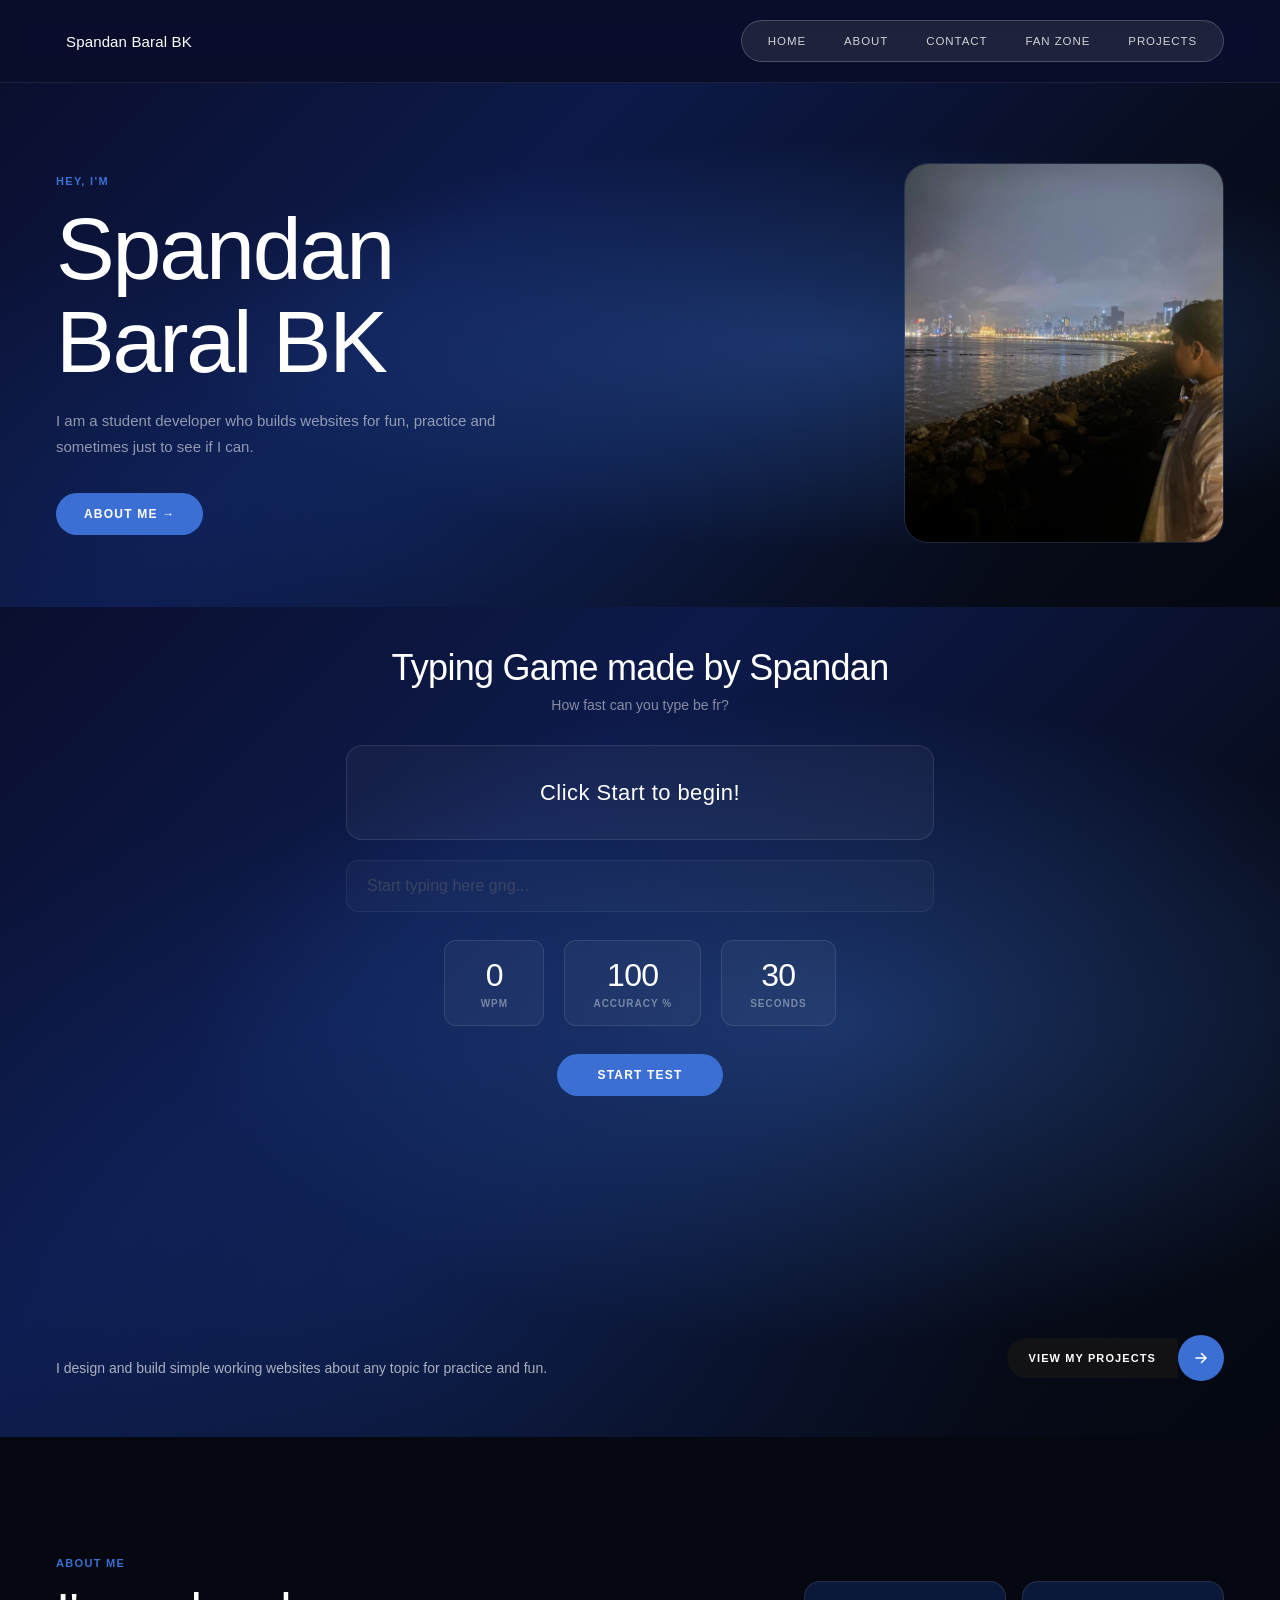
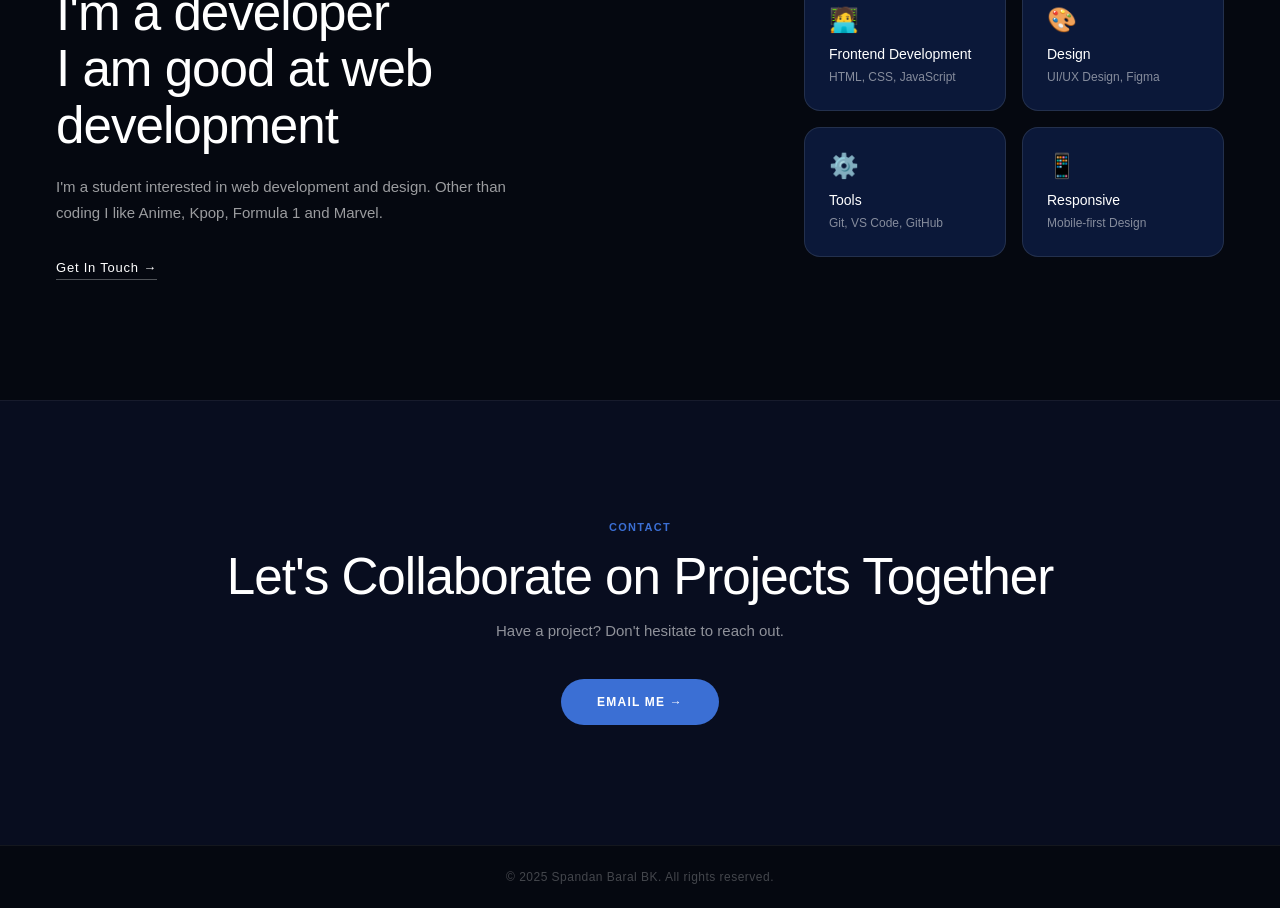
<file: Index.html>
<!DOCTYPE html>
<html>
  <head>
        <link rel="stylesheet" href="style.css">
    <script src="main.js" defer></script>
        <title>My portfolio</title>
    <link rel="icon" type="image/png" href="Sbbk.png">
  </head>
  <body>

        <nav class="jennie">
      <a href="#home" class="jisoo">
            <div class="rosé">
          <svg viewBox="0 0 16 16" fill="none">
                <path d="M8 2C8 2 4 5 4 9C4 11.2 5.8 13 8 13C10.2 13 12 11.2 12 9C12 5 8 2 8 2Z"
              stroke="white" stroke-width="1.3" fill="none"/>
            <circle cx="8" cy="9" r="1.5" fill="white" opacity="0.7"/>
          </svg>
        </div>
        Spandan Baral BK
      </a>
          <div class="lisa">
        <a href="#home">Home</a>
            <a href="#about">About</a>
        <a href="#contact" class="chiquita">Contact</a>
        <a href="fanpage.html" class="keonho">Fan Zone</a>
        <a href ="project.html" class="martin">Projects</a>
          </div>
    </nav>

    <div class="heroshot">
      <div class="heroshotleft">
            <span class="rora">Hey, I'm</span>
        <h1 class="heroname">Spandan<br>Baral BK</h1>
            <p class="herodesc">I am a student developer who builds websites for fun, practice and sometimes just to see if I can.</p>
        <a href="#about" class="heroctabtn">About Me →</a>
          </div>
      <div class="heroshotright">
            <img src="spandan.jpeg" class="myphoto" alt="Spandan">
      </div>
    </div>

    <div class="maindrip">

            <div class="typingfrfr">
        <h2 class="gameheading">Typing Game made by Spandan</h2>
            <p class="gamesub">How fast can you type be fr?</p>

        <div class="wordbox" id="wordbox">
                  Click Start to begin!
        </div>

            <input type="text" class="userinput" id="userinput"
          placeholder="Start typing here gng..."
                disabled>

        <div class="scorestuff">
                <div class="ahyeon">
            <span class="bignum" id="wpmcount">0</span>
                  <span class="smalltag">WPM</span>
          </div>
              <div class="ahyeon">
            <span class="bignum" id="accuracycount">100</span>
                <span class="smalltag">Accuracy %</span>
          </div>
            <div class="ahyeon">
            <span class="bignum" id="timercount">30</span>
              <span class="smalltag">Seconds</span>
          </div>
        </div>

            <button class="gobtn" id="gobtn">Start Test</button>
      </div>

          <div class="bottomstuff">
        <p class="subtext">
                I design and build simple working websites
          about any topic for practice and fun.
        </p>
            <a href="#projects" class="viewbtn">
          <span>View My Projects</span>
                <div class="arrowball">
            <svg viewBox="0 0 18 18" fill="none">
                    <path d="M4 9H14M14 9L9.5 4.5M14 9L9.5 13.5"
                stroke="white" stroke-width="1.6"
                        stroke-linecap="round" stroke-linejoin="round"/>
            </svg>
          </div>
        </a>
          </div>

    </div>

        <section class="whoami" id="about">
      <div class="rami">
            <span class="rora">About Me</span>
        <h2>I'm a developer<br>I am good at web development</h2>
            <p>I'm a student interested in web development and design. Other than coding I like Anime, Kpop, Formula 1 and Marvel.</p>
        <a href="#contact" class="hmu">Get In Touch →</a>
          </div>
      <div class="cardgrid">
            <div class="pharita">
          <span class="cardmoji">🧑‍💻</span>
                <h3>Frontend Development</h3>
          <p>HTML, CSS, JavaScript</p>
        </div>
            <div class="pharita">
          <span class="cardmoji">🎨</span>
              <h3>Design</h3>
          <p>UI/UX Design, Figma</p>
        </div>
            <div class="pharita">
          <span class="cardmoji">⚙️</span>
              <h3>Tools</h3>
          <p>Git, VS Code, GitHub</p>
            </div>
        <div class="pharita">
              <span class="cardmoji">📱</span>
          <h3>Responsive</h3>
              <p>Mobile-first Design</p>
        </div>
      </div>
    </section>

        <section class="hittmeup" id="contact">
      <span class="rora">Contact</span>
            <h2>Let's Collaborate on Projects Together</h2>
      <p>Have a project? Don't hesitate to reach out.</p>
            <a href="mailto:spandanbbk@gmail.com" class="mailbtn">Email Me →</a>
    </section>

    <footer>© 2025 Spandan Baral BK. All rights reserved.</footer>

    </body>
</html>
</file>
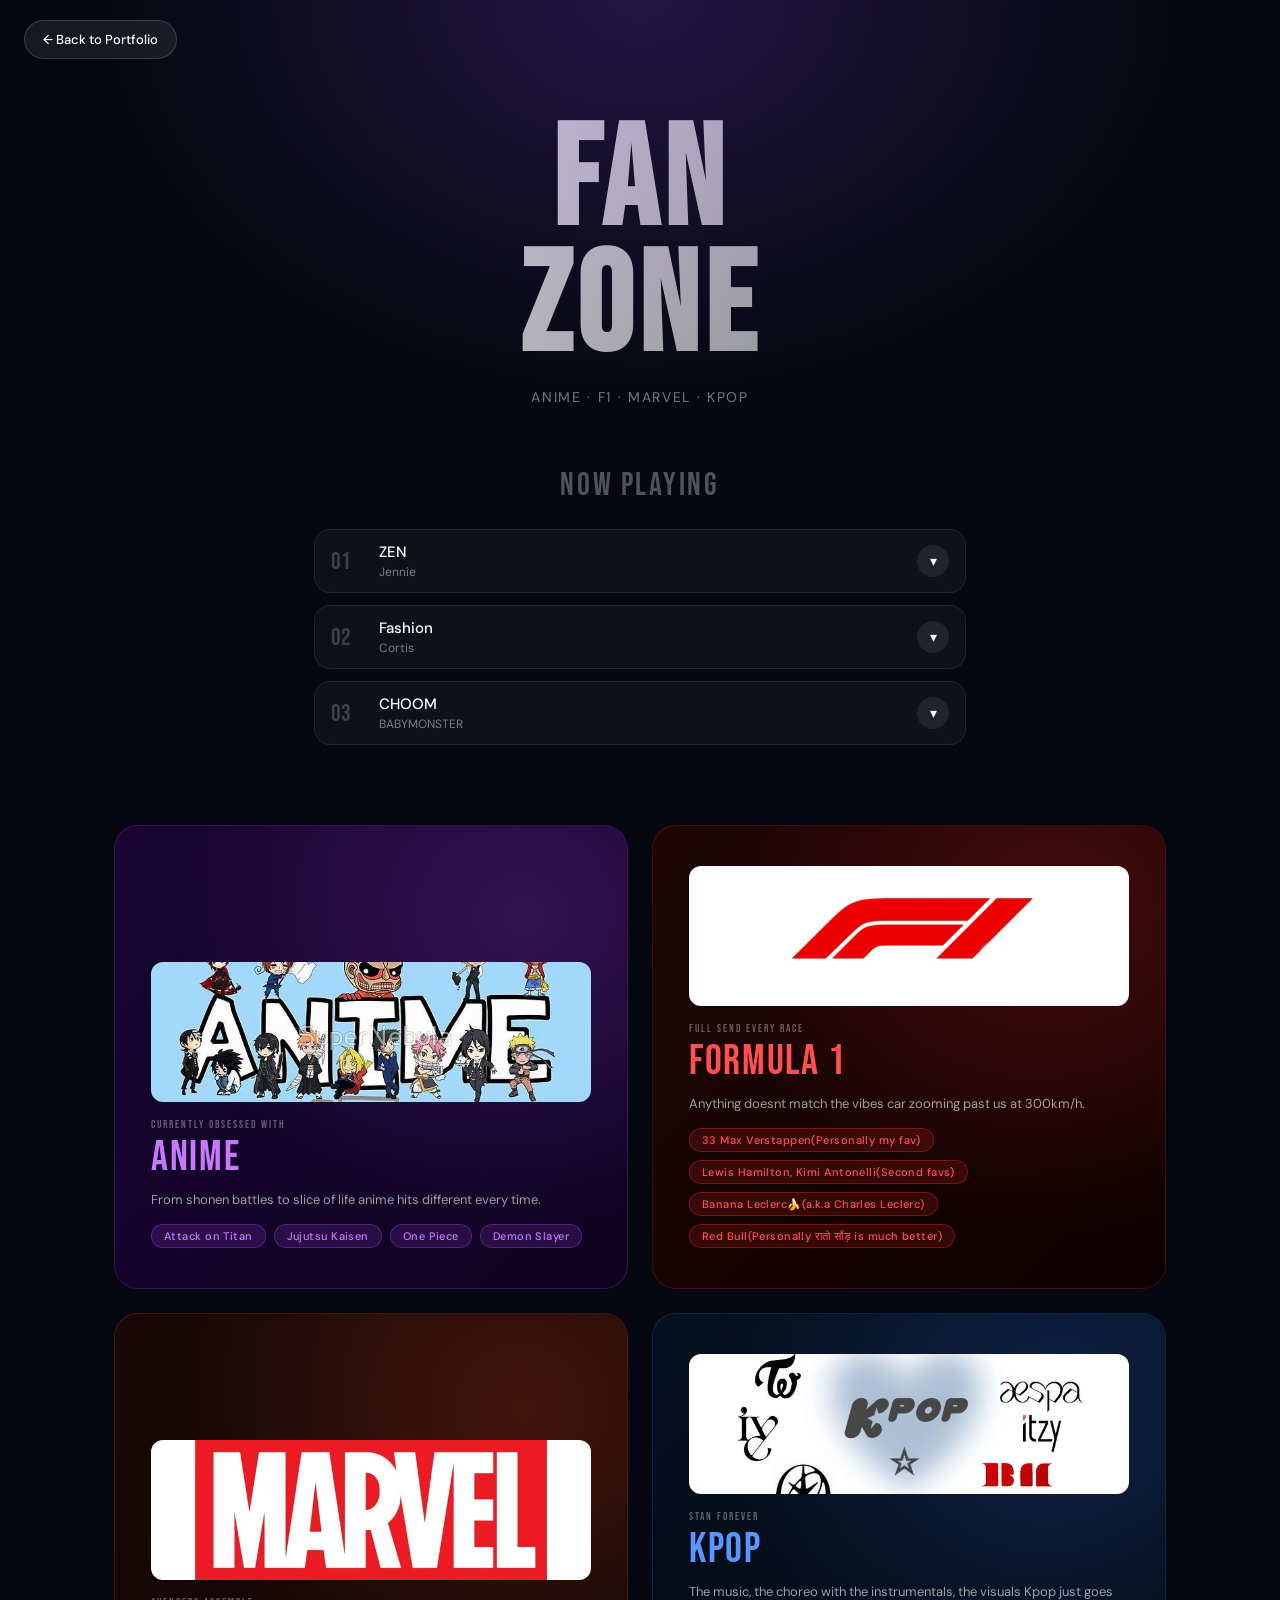
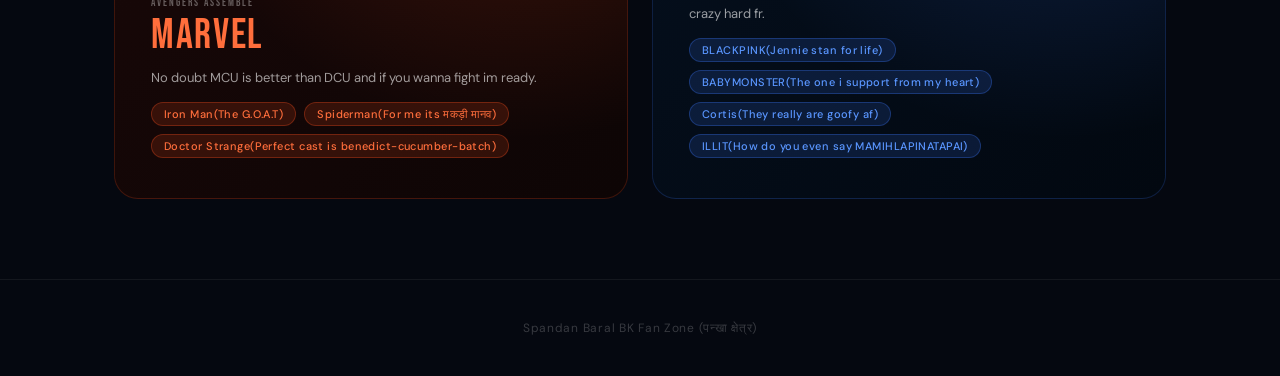
<file: fanpage.html>
<!DOCTYPE html>
<html>
    <head>
        <title> My Interests</title>
         <link rel="preconnect" href="https://fonts.googleapis.com">
    <link href="https://fonts.googleapis.com/css2?family=Bebas+Neue&family=DM+Sans:wght@300;400;500;600&display=swap" rel="stylesheet">
   
   <style>
    /* idk how to use external css in second html file so here we are with internal css */
   
    *,*::before,*::after{
box-sizing: border-box;
margin: 0;
padding: 0;
    }
    body{
        font-family: 'DM Sans',sans-serif;
        background: #050810;
        color: #fff;
        overflow-x: hidden;
    }
    .tonystark{
        position: fixed;
        top: 20px;
        left: 24px;
        z-index: 999;
        display: flex;
        align-items: center;
        gap: 8px;
        background:rgba(255,255,255,0.07);
        border:0.5px solid rgba(255,255,255,0.15);
        border-radius: 100px;
        padding: 10px 18px;
        color :#fff;
        text-decoration: none;
        font-size: 13px;
        font-weight: 500;
        transition: background 0.2s;
    }
    .tonystark:hover{
        background:rgba(255,255,255,0.15);
    }
    .nickfury{
        text-align: center;
        padding: 120px 24px 60px;
        position: relative;
    }
    .nickfury::before{
        content: '';
        position: absolute;
        inset: 0;
        background :radial-gradient(ellipse at 50% 0%,rgba(120,60,220,0.25) 0%,transparent 60%);
        pointer-events: none;
    }
    .thor{
        font-family: 'Bebas Neue',sans-serif;
        font-size: clamp(60px,12vw,140px);
        letter-spacing: 0.04em;
        line-height: 0.9;
        background: linear-gradient(135deg,#fff 0%,rgba(255,255,255,0.4) 100%);
        -webkit-text-fill-color:transparent;
        -webkit-background-clip: text;
        background-clip :text;
    }
    .loki{
        font-size:14px;
        color :rgba(255,255,255,0.45);
        letter-spacing:0.12em;
        text-transform :uppercase;
        margin-top:16px;
    }
    .wanda{
        max-width: 700px;
        margin: 0 auto;
        padding:0 24px 80px;
    }
    .vision{
        font-family: 'Bebas Neue',sans-serif;
        font-size: 32px;
        letter-spacing: 0.08em;
        color:rgba(255,255,255,0.3);
        text-align: center;
        margin-bottom: 24px;
    }
    .thanos{
        display: flex;
        flex-direction: column;
        gap: 12px;
    }
    .spiderman{
        background:rgba(255,255,255,0.04);
        border: 0.5px solid rgba(255,255,255,0.08);
        border-radius: 16px;
        overflow: hidden;
        transition: border-color 0.2s;
    }
    .spiderman:hover{
        border-color:rgba(255,255,255,0.2)
    }
    .blackwidow{
        display: flex;
        align-items: center;
        gap: 16px;
        padding: 12px 16px;
        cursor: pointer;
    }
    .hawkeye{
        font-family: 'Bebas Neue',sans-serif;
        font-size: 24px;
        color: rgba(255,255,255,0.2);
        min-width: 32px;
    }
    .hulk{
        flex:1;
    }
    .captainamerica{
        font-size: 15px;
        font-weight: 500;
        color: #fff;
    }
    .warmachine{
        font-size:12px;
        color :rgba(255,255,255,0.45);
        margin-top:2px;
    }
    .falcon{
        width:32px;
        height: 32px;
        background-color: rgba(255,255,255,0.08);
        border-radius: 50%;
        display: flex;
        align-items: center;
        justify-content: center;
        transition: background 0.2s, transform 0.3s;
        font-size: 14px;
    }
    .spiderman.open .falcon{
        transform: rotate(180deg);
        background: rgba(255,255,255,0.15);
    }
    .antman{
        max-height: 0;
        overflow: hidden;
        transition: max-height 0.4s ease;
    }
    .spiderman.open .antman{
        max-height: 200px;
    }
    .antman iframe{
        width: 100%;
        border: none;
        display: block;
    }
    .scarletwitch{
        max-width:1100px;
        margin:0 auto;
        padding:0 24px 80px;
        display: grid;
        grid-template-columns: 1fr 1fr;
        gap: 24px;
    }
    @media(max-width: 700px){
        .scarletwitch{
            grid-template-columns: 1fr;
        }
    }
    .doctorstrange{
        border-radius:24px;
        padding: 40px 36px;
        position: relative;
        overflow: hidden;
        min-height: 280px;
        display: flex;
        flex-direction: column;
        justify-content: flex-end;
    }
    .doctorstrange::before{
        content: '';
        position: absolute;
        inset: 0;
        opacity: 0.15;
        transition:opacity 0.3s;
    }
    .doctorstrange:hover::before{
        opacity: 0.25;
    }
    .animecard{
        background: linear-gradient(135deg,#1a0533 0%,#0d0220 100%);
        border: 0.5px solid rgba(180,80,255,0.2);
    }
    .animecard::before{
        background:radial-gradient(ellipse at 80% 20%,#b450ff 0%,transparent 60%);
        opacity: 0.2;
    }
    .f1card{
        background:linear-gradient(135deg,#1f0505 0%,#0d0000 100%);
        border: 0.5px solid rgba(255,50,50,0.2);
    }
    .f1card::before{
        background: radial-gradient(ellipse at 80% 20%,#ff3232 0%,transparent 60%);
        opacity: 0.2;
    }
    .marvelcard{
        background:linear-gradient(135deg,#1a0808 0%,#0d0505 100%);
        border: 0.5px solid rgba(255,80,30,0.2);
    }
    .marvelcard::before{
        background:radial-gradient(ellipse at 80% 20%,#ff501e 0%,transparent 60%);
        opacity: 0.2;
    }
    .kpopcard{
        background:linear-gradient(135deg,#05101f 0%,#020810 100%);
        border: 0.5px solid rgba(60,120,255,0.2);
    }
    .kpopcard::before{
        background:radial-gradient(ellipse at 80% 20%,#3c78ff 0%,transparent 60%);
        opacity: 0.2;
    }
    .blackpanther{
        width: 100%;
        height: 140px;
        object-fit: cover;
        border-radius: 12px;
        margin-bottom: 16px;
        position: relative;
        z-index: 1;
    }
    .shang{
        font-family: 'Bebas Neue',sans-serif;
        font-size: 11px;
        letter-spacing: 0.18em;
        text-transform: uppercase;
        color:rgba(255,255,255,0.35);
        margin-bottom: 6px;
        position: relative;
        z-index: 1;
    }
    .moonknight{
        font-family:'Bebas Neue',sans-serif;
        font-size :clamp(28px,4vw,42px);
        letter-spacing: 0.04em;
        line-height: 1;
        position: relative;
        z-index: 1;
    }
    .animecard .moonknight{ color:#c878ff; }
    .f1card .moonknight{ color:#ff5050; }
    .marvelcard .moonknight{ color:#ff6e3c; }
    .kpopcard .moonknight{ color:#5a96ff; }
    .pepper{
        font-size: 13px;
        color: rgba(255,255,255,0.6);
        line-height: 1.65;
        margin-top: 10px;
        position: relative;
        z-index: 1;
    }
    .yondu{
        margin-top: 14px;
        display: flex;
        flex-wrap: wrap;
        gap: 8px;
        position: relative;
        z-index: 1;
    }
    .groot{
        font-size: 11px;
        padding: 4px 12px;
        border-radius: 100px;
        font-weight: 500;
        letter-spacing: 0.04em;
    }
    .animecard .groot{ background:rgba(180,80,255,0.15); color:#c878ff; border:0.5px solid rgba(180,80,255,0.3); }
    .f1card .groot{ background:rgba(255,50,50,0.15); color:#ff5050; border:0.5px solid rgba(255,50,50,0.3); }
    .marvelcard .groot{ background:rgba(255,80,30,0.15); color:#ff6e3c; border:0.5px solid rgba(255,80,30,0.3); }
    .kpopcard .groot{ background:rgba(60,120,255,0.15); color:#5a96ff; border:0.5px solid rgba(60,120,255,0.3); }
    .rocket{
        text-align: center;
        padding: 40px 24px;
        font-size: 12px;
        color: rgba(255,255,255,0.2);
        letter-spacing: 0.06em;
        border-top: 0.5px solid rgba(255,255,255,0.06);
    }
    </style>
    </head>
    <body>
        <a href="index.html" class="tonystark">← Back to Portfolio</a>

    <div class="nickfury">
      <h1 class="thor">Fan<br>Zone</h1>
      <p class="loki">Anime · F1 · Marvel · Kpop</p>
    </div>

    <div class="wanda">
      <p class="vision">Now Playing</p>
      <div class="thanos">

        <div class="spiderman" id="song1">
          <div class="blackwidow" onclick="toggleSong('song1')">
            <span class="hawkeye">01</span>
            <div class="hulk">
              <div class="captainamerica">ZEN</div>
              <div class="warmachine">Jennie</div>
            </div>
            <div class="falcon">▾</div>
          </div>
          <div class="antman">
            <iframe src="https://open.spotify.com/embed/track/2chbuybiy6aDDBC985tJcP"
              height="80" allow="autoplay; clipboard-write; encrypted-media; fullscreen; picture-in-picture"
              loading="lazy"></iframe>
          </div>
        </div>

        <div class="spiderman" id="song2">
          <div class="blackwidow" onclick="toggleSong('song2')">
            <span class="hawkeye">02</span>
            <div class="hulk">
              <div class="captainamerica">Fashion</div>
              <div class="warmachine">Cortis</div>
            </div>
            <div class="falcon">▾</div>
          </div>
          <div class="antman">
            <iframe src="https://open.spotify.com/embed/track/4ecdsGz3Hg6TKPwQ0ZOdJz"
              height="80" allow="autoplay; clipboard-write; encrypted-media; fullscreen; picture-in-picture"
              loading="lazy"></iframe>
          </div>
        </div>

        <div class="spiderman" id="song3">
          <div class="blackwidow" onclick="toggleSong('song3')">
            <span class="hawkeye">03</span>
            <div class="hulk">
              <div class="captainamerica">CHOOM</div>
              <div class="warmachine">BABYMONSTER</div>
            </div>
            <div class="falcon">▾</div>
          </div>
          <div class="antman">
            <iframe src="https://open.spotify.com/embed/track/4cox7ONwuCwUvfZ9fsGDVu"
              height="80" allow="autoplay; clipboard-write; encrypted-media; fullscreen; picture-in-picture"
              loading="lazy"></iframe>
          </div>
        </div>

      </div>
    </div>

    <div class="scarletwitch">

      <div class="doctorstrange animecard">
        <img src="anime.jpg" class="blackpanther" alt="anime">
        <div class="shang">Currently Obsessed With</div>
        <div class="moonknight">Anime</div>
        <p class="pepper">From shonen battles to slice of life anime hits different every time.</p>
        <div class="yondu">
          <span class="groot">Attack on Titan</span>
          <span class="groot">Jujutsu Kaisen</span>
          <span class="groot">One Piece</span>
          <span class="groot">Demon Slayer</span>
        </div>
      </div>

      <div class="doctorstrange f1card">
        <img src="f1.jpg" class="blackpanther" alt="f1">
        <div class="shang">Full Send Every Race</div>
        <div class="moonknight">Formula 1</div>
        <p class="pepper">Anything doesnt match the vibes car zooming past us at 300km/h.</p>
        <div class="yondu">
          <span class="groot">33 Max Verstappen(Personally my fav)</span>
          <span class="groot">Lewis Hamilton, Kimi Antonelli(Second favs)</span>
          <span class="groot">Banana Leclerc🍌(a.k.a Charles Leclerc)</span>
          <span class="groot">Red Bull(Personally रातो साँड़ is much better)</span>
        </div>
      </div>

      <div class="doctorstrange marvelcard">
        <img src="marvel.jpg" class="blackpanther" alt="marvel">
        <div class="shang">Avengers Assemble</div>
        <div class="moonknight">Marvel</div>
        <p class="pepper">No doubt MCU is better than DCU and if you wanna fight im ready.</p>
        <div class="yondu">
          <span class="groot">Iron Man(The G.O.A.T)</span>
          <span class="groot">Spiderman(For me its मकड़ी मानव)</span>
          <span class="groot">Doctor Strange(Perfect cast is benedict-cucumber-batch)</span>
        </div>
      </div>

      <div class="doctorstrange kpopcard">
        <img src="kpop.jpg" class="blackpanther" alt="kpop">
        <div class="shang">Stan Forever</div>
        <div class="moonknight">Kpop</div>
        <p class="pepper">The music, the choreo with the instrumentals, the visuals Kpop just goes crazy hard fr.</p>
        <div class="yondu">
          <span class="groot">BLACKPINK(Jennie stan for life)</span>
          <span class="groot">BABYMONSTER(The one i support from my heart)</span>
          <span class="groot">Cortis(They really are goofy af)</span>
          <span class="groot">ILLIT(How do you even say MAMIHLAPINATAPAI)</span>
        </div>
      </div>

    </div>

    <div class="rocket">Spandan Baral BK  Fan Zone (पन्खा क्षेत्र)</div>

    <script>
      function toggleSong(id){
        const card = document.getElementById(id);
        card.classList.toggle('open');
      }
    </script>
    </body>
</html>
</file>
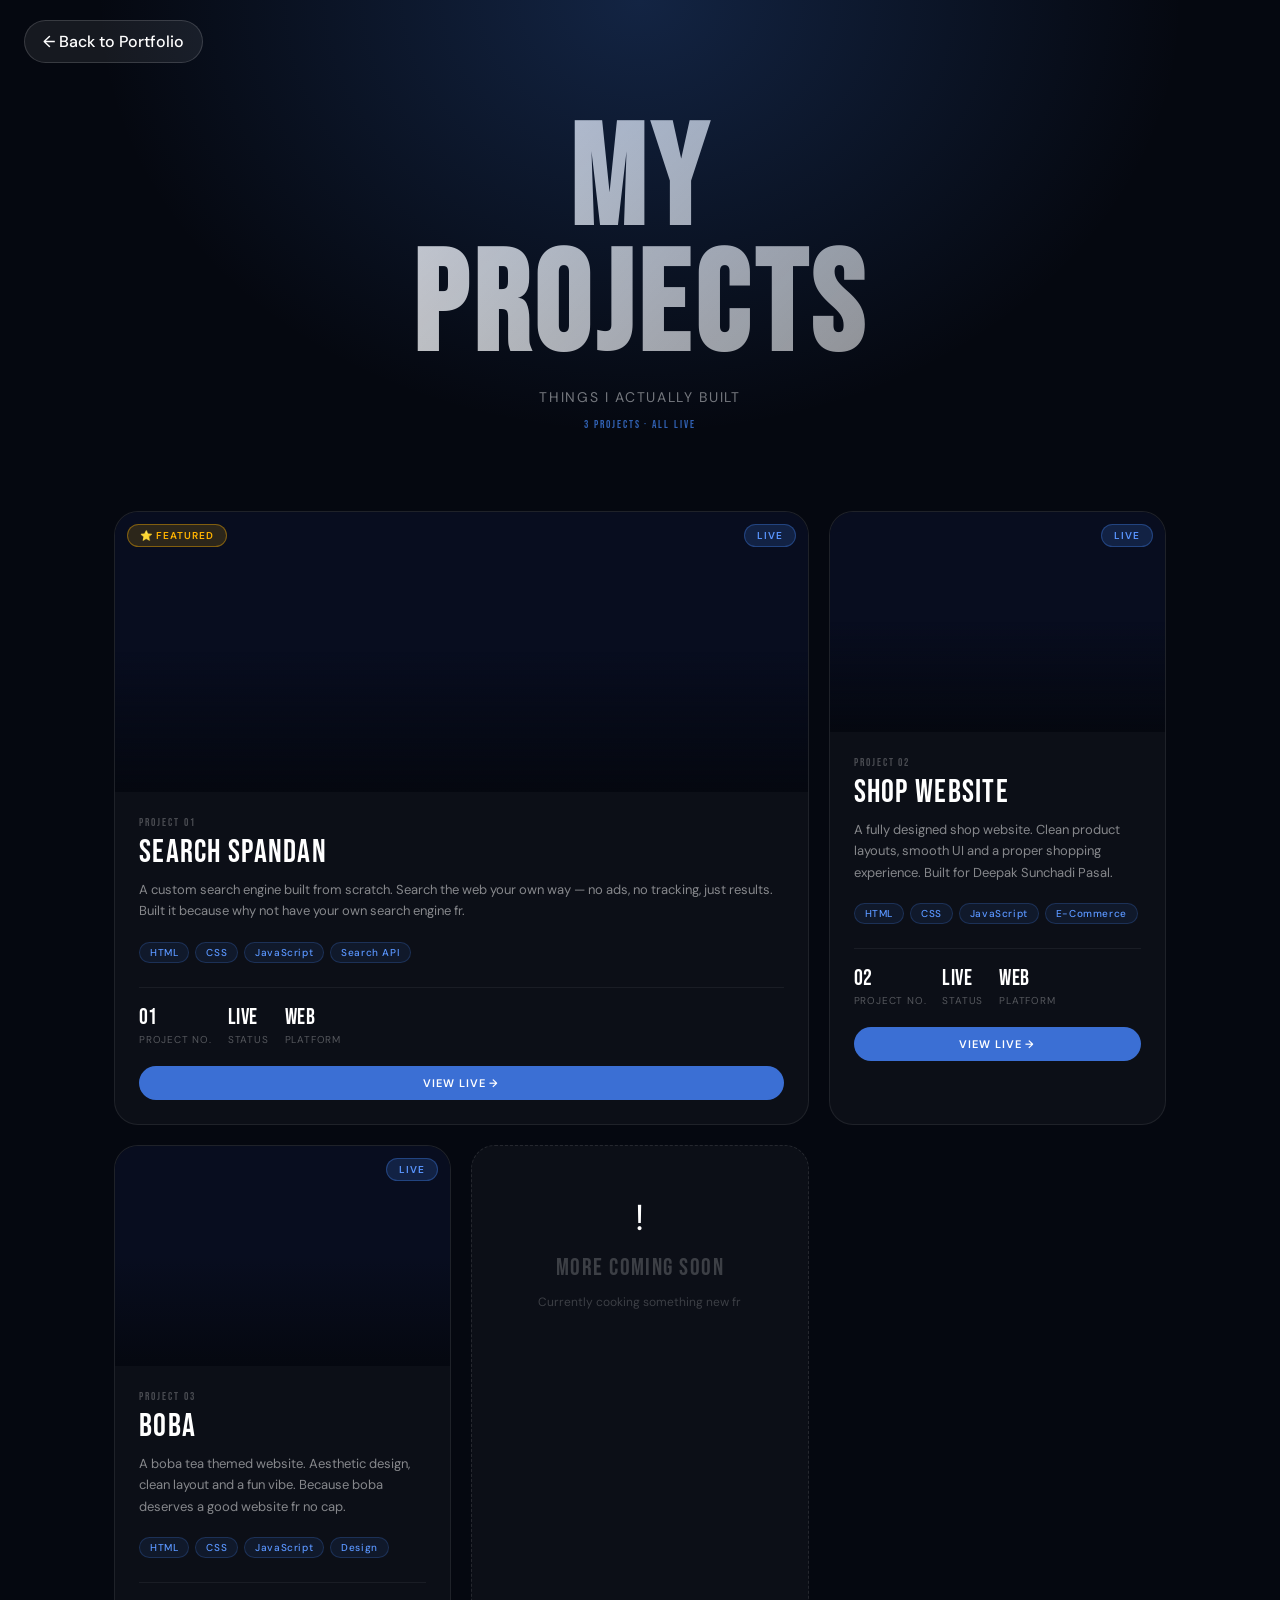
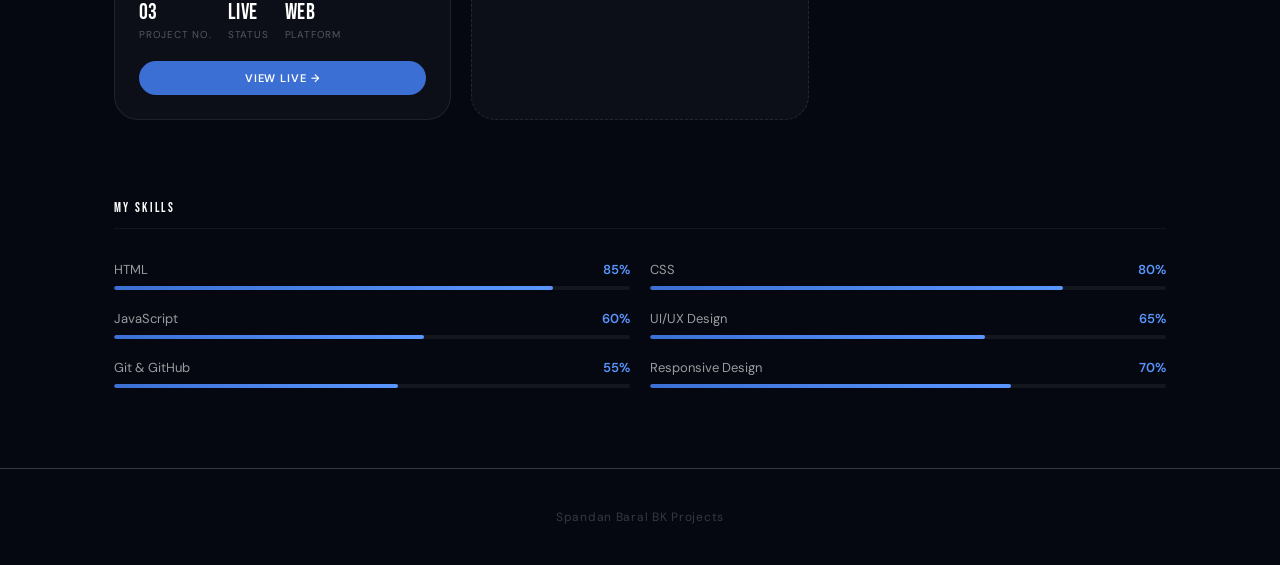
<file: project.html>
<!DOCTYPE html>
<html>
    <head>
    <title>Projects</title>
    <link rel="preconnect" href="https://fonts.googleapis.com">
    <link href="https://fonts.googleapis.com/css2?family=Bebas+Neue&family=DM+Sans:wght@300;400;500;600&display=swap" 
    rel="stylesheet">
    <link rel="icon" type="image/png" href="Sbbk.png">
    <style>
        *,*::before,*::after{
            box-sizing: border-box;
            margin: 0;
            padding: 0;
        }
        body{
            font-family: 'DM Sans',sans-serif;
             background: #050810;
             color: #fff;
             overflow-x: hidden;
        }
        .naruto{
            position: fixed;
            top: 20px;
            left: 24px;
            z-index: 999;
            display: flex;
            align-items: center;
            gap: 8px;
            background:rgba(255,255,255,0.07);
            border:0.5px solid rgba(255,255,255,0.15); 
            border-radius: 100px;
            padding: 10px 18px;
            color: #fff;
            text-decoration: none;
            font-weight: 500;
            transition: background 0.2s;
        }
        .naruto:hover{
            background: rgba(255,255,255,0.15);
        }
        .gojo{
            text-align: center;
            padding: 120px 24px 80px;
            position: relative;
        }
        .gojo::before{
            content: '';
            position: absolute;
            inset: 0;
            background:radial-gradient(ellipse at 50% 0%,rgba(60,120,220,0.25) 0%,transparent 60%); pointer-events:none;
        }
        .luffy{
            font-family:'Bebas Neue',sans-serif ;
            font-size: clamp(60px,12vw,140px);
            letter-spacing: 0.04em;
            line-height: 0.9;
            background:linear-gradient(135deg,#fff 0%,rgba(255,255,255,0.4) 100%); -webkit-text-fill-color:transparent; -webkit-background-clip:text; background-clip:text; 
        }
        .tanjiro{
            font-size: 14px;
            color:rgba(255,255,255,0.45) ;
            letter-spacing: 0.12em;
            text-transform: uppercase;
            margin-top: 16px;
        }
        .itachi{
            font-family: 'Bebas Neue',sans-serif;
            font-size: 11px;
            letter-spacing: 0.18em;
            text-transform: uppercase;
            color: rgba(60,120,220,0.8);
            margin-top: 12px;
            display: block;
        }
        .eren{
            max-width: 1100px;
            margin: 0 auto;
            padding: 0 24px 80px;
            display: grid;
            grid-template-columns: 1fr 1fr 1fr;
            gap:20px;
        }
  @media(max-width:900px){ .eren{ 
    grid-template-columns:1fr 1fr; } 
}
        @media(max-width:600px){ .eren{ 
            grid-template-columns:1fr; } 
        }
        .levi{
            background: rgba(255,255,255,0.03);
            border: 0.5px solid rgba(255,255,255,0.08);
            border-radius: 24px;
            overflow: hidden;
            transition: transform 0.3s ease, border-color 0.3s ease, background 0.3s ease;
            position: relative;
        }
        .levi:hover{ 
            transform:translateY(-6px);
            border-color:rgba(60,120,220,0.4);
            background:rgba(255,255,255,0.05); 
        }
        .mikasa{
            width: 100%;
            height: 220px;
            position: relative;
            overflow: hidden;
            background: #080d1f;
        }
        .mikasa iframe{
            width: 150%;
            height: 150%;
            border: none;
            transform:scale(0.67);/*Six,Seven!!*/
            transform-origin: top left;
            pointer-events:none;
        }
        .armin{ 
            position:absolute; 
            inset:0;
            background:linear-gradient(to bottom,transparent 50%,#050810 100%); 
            pointer-events:none; 
        }
        .historia{
            position: absolute;
            top:12px;
            right: 12px;
            background:rgba(60,120,220,0.2) ;
            border:0.5px solid rgba(60,120,220,0.4);
            border-radius: 100px;
            padding: 4px 12px;
            font-size:10px;
            font-weight: 600;
            letter-spacing: 0.1em;
            text-transform: uppercase;
            color:#5a96ff;
        }
        .reiner{
            padding:24px;
        }
        .bertholdt{
            font-family: 'Bebas Neue',sans-serif;
            font-size: 11px;
            letter-spacing: 0.18em;
            text-transform: uppercase;
            color: rgba(255,255,255,0.25);
            margin-bottom: 8px;
            display: block;
        }
        .annie{
            font-family: 'Bebas Neue',sans-serif;
            font-size: 32px;
            letter-spacing: 0.04em;
            color: #fff; 
            line-height:1;
            margin-bottom:10px;
        }
        .hange{
            font-size:13px;
            color:rgba(255,255,255,0.5); 
            line-height:1.65; 
            margin-bottom:20px;
        }
        .erwin{
            display: flex;
            flex-wrap:wrap;
            gap: 6px;
            margin-bottom: 24px;
        }
        .moblit{
            font-size: 10px;
            padding: 3px 10px;
            border-radius: 100px;
            font-weight: 500;
            letter-spacing: 0.06em;
            background:rgba(60,120,220,0.1);
            color: #5a96ff;
            border: 0.5px solid rgba(60,120,220,0.25);
        }
        .ymir{
            display: flex;
            gap:10px;
        }
        .sasha{
            display: flex;
            align-items: center;
            gap: 6px;
            background: #3b6fd4;
            color: #fff;
            text-decoration: none;
            font-size: 11px;
            font-weight:600;
            letter-spacing: 0.08em;
            text-transform: uppercase;
            padding: 10px 18px;
            border-radius: 100px;
            transition: background 0.2s;
            flex:1;
            justify-content: center;
        }
        .sasha:hover{ 
            background:#2d5ab8; 
        }
        .connie{
            display: flex;
            gap:16px;
            margin-bottom: 20px;
            padding-top: 16px;
            border-top: 0.5px solid rgba(255,255,255,0.06);
        }
        .jean{
            display: flex;
            flex-direction: column;
            gap: 2px;
        }
        .marco{
            font-family: 'Bebas Neue',sans-serif;
            font-size: 22px;
            color: #fff;
            letter-spacing: 0.02em;
        }
        .floch{
            font-size:10px;
            color:rgba(255,255,255,0.3);
            letter-spacing: 0.08em;
            text-transform: uppercase;
        }
        .zeke{
            grid-column: span 2;
        }
        @media(max-width:900px){
            .zeke{grid-column: span 1;}
        }
        .zeke .mikasa{ height:280px; }
        .pieck{
            position: absolute;
            top: 12px;
            left: 12px;
            background: rgba(255,180,0,0.15);
            border:0.5px solid rgba(255,180,0,0.4);
            border-radius: 100px;
            padding: 4px 12px;
            font-size: 10px;
            font-weight: 600;
            letter-spacing: 0.1em;
            text-transform: uppercase;
            color: #ffb400;
        }
        .porco{
            max-width:1100px;
            margin:0 auto;
            padding:0 24px 80px;
        }
        .falco{
            font-family:'Bebas Neue',sans-serif ;
            font-size: 13px;
            letter-spacing: 0.18em;
            margin-bottom: 32px;
            padding-bottom: 12px;
            border-bottom: 0.5px solid rgba(255,255,255,0.06);
        }
        .gabi{ 
            display:grid; 
            grid-template-columns:1fr 1fr;
            gap:20px;
        }
        @media(max-width:600px){
            .gabi{
                grid-template-columns: 1fr;
            }
        }
        .udo{
            display: flex;
            flex-direction: column;
            gap: 8px;
        }
        .zofia{
            display: flex;
            justify-content: space-between;
            font-size: 13px;
            color:rgba(255,255,255,0.6);
        }
        .colt{
            color:#5a96ff;
            font-weight: 600;
        }
        .magath{
            height: 4px;
            background: rgba(255,255,255,0.06);
            border-radius: 100px;
            overflow: hidden;
        }
        .yelena{
            height: 100%;
            background: linear-gradient(90deg,#3b6fd4,#5a96ff);
            border-radius: 100px;
            width: 0%;
            transition: width 1.2s ease;
        }
        .onyankopon{
            background:rgba(255,255,255,0.03);
            border:0.5px dashed rgba(255,255,255,0.1);
            border-radius: 24px;
            padding:48px 36px;
            text-align: center;
            display: flex;
            flex-direction: column;
            align-items: center;
            gap: 12px;
        }
        .dot{
            font-size: 36px;
        }
        .keith{
            font-family: 'Bebas Neue',sans-serif;
            font-size: 24px;
            letter-spacing: 0.06em;
            color: rgba(255,255,255,0.2);
        }
        .grisha{
            font-size: 12px;
            color: rgba(255,255,255,0.2);
        }
        .dina{
            text-align: center;
            padding: 40px 24px;
            font-size: 12px;
            color:rgba(255,255,255,0.2);
            letter-spacing: 0.06em;
            border-top: 0.5px solid rgba(255,255,255,0.2);
        }
    </style>
</head>
<body>

        <a href="index.html" class="naruto">← Back to Portfolio</a>

        <div class="gojo">
            <h1 class="luffy">My<br>Projects</h1>
            <p class="tanjiro">Things I actually built</p>
            <span class="itachi">3 Projects · All Live</span>
        </div>

        <div class="eren">

            <div class="levi zeke">
                <div class="mikasa">
                    <iframe src="https://searchspandan.netlify.app/" loading="lazy" scrolling="no"></iframe>
                    <div class="armin"></div>
                    <span class="pieck">⭐ Featured</span>
                    <span class="historia">Live</span>
                </div>
                <div class="reiner">
                    <span class="bertholdt">Project 01</span>
                    <div class="annie">Search Spandan</div>
                    <p class="hange">A custom search engine built from scratch. Search the web your own way — no ads, no tracking, just results. Built it because why not have your own search engine fr.</p>
                    <div class="erwin">
                        <span class="moblit">HTML</span>
                        <span class="moblit">CSS</span>
                        <span class="moblit">JavaScript</span>
                        <span class="moblit">Search API</span>
                    </div>
                    <div class="connie">
                        <div class="jean">
                            <span class="marco">01</span>
                            <span class="floch">Project No.</span>
                        </div>
                        <div class="jean">
                            <span class="marco">Live</span>
                            <span class="floch">Status</span>
                        </div>
                        <div class="jean">
                            <span class="marco">Web</span>
                            <span class="floch">Platform</span>
                        </div>
                    </div>
                    <div class="ymir">
                        <a href="https://searchspandan.netlify.app/" target="_blank" class="sasha">View Live →</a>
                    </div>
                </div>
            </div>

            <div class="levi">
                <div class="mikasa">
                    <iframe src="https://deepaksunchadipasal.netlify.app/" loading="lazy" scrolling="no"></iframe>
                    <div class="armin"></div>
                    <span class="historia">Live</span>
                </div>
                <div class="reiner">
                    <span class="bertholdt">Project 02</span>
                    <div class="annie">Shop Website</div>
                    <p class="hange">A fully designed shop website. Clean product layouts, smooth UI and a proper shopping experience. Built for Deepak Sunchadi Pasal.</p>
                    <div class="erwin">
                        <span class="moblit">HTML</span>
                        <span class="moblit">CSS</span>
                        <span class="moblit">JavaScript</span>
                        <span class="moblit">E-Commerce</span>
                    </div>
                    <div class="connie">
                        <div class="jean">
                            <span class="marco">02</span>
                            <span class="floch">Project No.</span>
                        </div>
                        <div class="jean">
                            <span class="marco">Live</span>
                            <span class="floch">Status</span>
                        </div>
                        <div class="jean">
                            <span class="marco">Web</span>
                            <span class="floch">Platform</span>
                        </div>
                    </div>
                    <div class="ymir">
                        <a href="https://deepaksunchadipasal.netlify.app/" target="_blank" class="sasha">View Live →</a>
                    </div>
                </div>
            </div>

            <div class="levi">
                <div class="mikasa">
                    <iframe src="https://bobaprojecthc.netlify.app/" loading="lazy" scrolling="no"></iframe>
                    <div class="armin"></div>
                    <span class="historia">Live</span>
                </div>
                <div class="reiner">
                    <span class="bertholdt">Project 03</span>
                    <div class="annie">Boba</div>
                    <p class="hange">A boba tea themed website. Aesthetic design, clean layout and a fun vibe. Because boba deserves a good website fr no cap.</p>
                    <div class="erwin">
                        <span class="moblit">HTML</span>
                        <span class="moblit">CSS</span>
                        <span class="moblit">JavaScript</span>
                        <span class="moblit">Design</span>
                    </div>
                    <div class="connie">
                        <div class="jean">
                            <span class="marco">03</span>
                            <span class="floch">Project No.</span>
                        </div>
                        <div class="jean">
                            <span class="marco">Live</span>
                            <span class="floch">Status</span>
                        </div>
                        <div class="jean">
                            <span class="marco">Web</span>
                            <span class="floch">Platform</span>
                        </div>
                    </div>
                    <div class="ymir">
                        <a href="https://bobaprojecthc.netlify.app/" target="_blank" class="sasha">View Live →</a>
                    </div>
                </div>
            </div>

            <div class="onyankopon">
                <span class="dot">!</span>
                <div class="keith">More Coming Soon</div>
                <p class="grisha">Currently cooking something new fr</p>
            </div>

        </div>

        <div class="porco">
            <div class="falco">My Skills</div>
            <div class="gabi">
                <div class="udo">
                    <div class="zofia"><span>HTML</span><span class="colt">85%</span></div>
                    <div class="magath"><div class="yelena" data-width="85"></div></div>
                </div>
                <div class="udo">
                    <div class="zofia"><span>CSS</span><span class="colt">80%</span></div>
                    <div class="magath"><div class="yelena" data-width="80"></div></div>
                </div>
                <div class="udo">
                    <div class="zofia"><span>JavaScript</span><span class="colt">60%</span></div>
                    <div class="magath"><div class="yelena" data-width="60"></div></div>
                </div>
                <div class="udo">
                    <div class="zofia"><span>UI/UX Design</span><span class="colt">65%</span></div>
                    <div class="magath"><div class="yelena" data-width="65"></div></div>
                </div>
                <div class="udo">
                    <div class="zofia"><span>Git & GitHub</span><span class="colt">55%</span></div>
                    <div class="magath"><div class="yelena" data-width="55"></div></div>
                </div>
                <div class="udo">
                    <div class="zofia"><span>Responsive Design</span><span class="colt">70%</span></div>
                    <div class="magath"><div class="yelena" data-width="70"></div></div>
                </div>
            </div>
        </div>

        <div class="dina"> Spandan Baral BK  Projects</div>
        <script>
            const fills= document.querySelectorAll('.yelena');
            const observer = new IntersectionObserver((entries)=> {
                entries.forEach(entry=>{
                    if(entry.isIntersecting){
                        const width = entry.target.getAttribute('data-width');
                        entry.target.style.width = width + '%';
                    }
                });
            }, { threshold: 0.3 });
            fills.forEach(fill => observer.observe(fill));
        </script>

</body>
</html>
</file>
<file: style.css>
*,*::before ,  *::after{
box-sizing:border-box;
      margin:0;
  padding : 0;
}

body{
    font-family:'Segoe UI',Tahoma ,Geneva,Verdana,sans-serif;
        background:#0a0f2e;
  overflow-x :hidden;
}

.jennie{
  position:sticky;
        top:0;
    z-index :1000;
      display:flex;
  align-items :center;
        justify-content: space-between;
    padding:20px 56px;
  background:rgba(8,13,40,0.5);
        backdrop-filter: blur(12px) ;
    -webkit-backdrop-filter:blur(12px);
  border-bottom :0.5px solid rgba(255,255,255,0.08);
        transition:background 0.3s ease;
}

.jennie.scrolled{
      background :rgba(8,13,40,0.88);
}

.jisoo{
        display: flex;
  align-items:center;
      gap :10px;
  color:white;
        text-decoration :none;
    font-size: 15px;
  font-weight:500;
        letter-spacing:0.01em;
}

.rose{
    width:30px;
        height :30px;
  border-radius:50%;
      border:1.5px solid rgba(255,255,255,0.55);
  display :flex;
        align-items: center;
    justify-content:center;
}

.rose svg{
      width :15px;
  height:15px;
}

.lisa{
        display:flex;
  align-items :center;
      gap:2px;
  background :rgba(255,255,255,0.09);
        border:0.5px solid rgba(255,255,255,0.2);
    border-radius :100px;
  padding:6px 8px;
        backdrop-filter:blur(10px);
    -webkit-backdrop-filter :blur(10px);
}

.lisa a{
  color :rgba(255,255,255,0.8);
        text-decoration:none;
    font-size:11.5px;
  font-weight :500;
      letter-spacing:0.08em;
  text-transform :uppercase;
        padding:8px 18px;
    border-radius:100px;
  transition :background 0.15s,color 0.15s;
}

.lisa a:hover{
        background:rgba(255,255,255,0.1);
  color :#fff;
}

.chiquita{
    color :rgba(255,255,255,0.8);
        text-decoration:none;
  font-size :11.5px;
        font-weight:500;
  letter-spacing :0.08em;
        text-transform:uppercase;
  padding :8px 18px;
        border-radius:100px;
  transition :background 0.15s,color 0.15s;
}

.chiquita:hover{
       background:rgba(255,255,255,0.1);
  color :#fff;
}

.heroshot{
  display:flex;
  align-items:center;
  justify-content:space-between;
  gap:40px;
  padding:80px 56px 60px;
  background:
    radial-gradient(ellipse at 65% 50%,rgba(60,120,220,0.35) 0%,transparent 55%),
    radial-gradient(ellipse at 30% 80%,rgba(20,50,120,0.4) 0%,transparent 50%),
    linear-gradient(135deg,#0a0f2e 0%,#0d1a4a 35%,#080d1f 70%,#050810 100%);
}

.heroshotleft{
  flex:1;
  max-width:500px;
}

.heroname{
  font-size:clamp(48px,7vw,88px);
  font-weight:300;
  color:#fff;
  line-height:1.05;
  letter-spacing:-0.025em;
  margin-bottom:20px;
  margin-top:12px;
}

.herodesc{
  font-size:15px;
  color:rgba(255,255,255,0.55);
  line-height:1.75;
  margin-bottom:32px;
}

.heroctabtn{
  display:inline-block;
  background:#3b6fd4;
  color:#fff;
  text-decoration:none;
  font-size:12px;
  font-weight:600;
  letter-spacing:0.1em;
  text-transform:uppercase;
  padding:14px 28px;
  border-radius:100px;
  transition:background 0.2s;
}

.heroctabtn:hover{
  background:#2d5ab8;
}

.heroshotright{
  flex-shrink:0;
}

.myphoto{
  width:320px;
  height:380px;
  object-fit:cover;
  object-position:center top;
  border-radius:24px;
  border:0.5px solid rgba(255,255,255,0.1);
  filter:brightness(1.05);
}

.maindrip{
  position :relative;
        min-height:calc(100vh - 70px);
    background:
  radial-gradient(ellipse at 65% 50%,rgba(60,120,220,0.35) 0%,transparent 55%) ,
        radial-gradient(ellipse at 30% 80% ,rgba(20,50,120,0.4) 0%,transparent 50%),
    linear-gradient(135deg ,#0a0f2e 0%,#0d1a4a 35% ,#080d1f 70%,#050810 100%);
  display :flex;
        flex-direction:column;
    justify-content :space-between;
  padding-bottom:56px;
}

.typingfrfr{
        width:100%;
  max-width :700px;
      margin:0 auto;
  padding :40px 56px;
        text-align:center;
}

.gameheading{
    font-size :36px;
  font-weight:300;
        color:#fff;
  letter-spacing :-0.02em;
      margin-bottom:8px;
}

.gamesub{
  font-size:14px;
        color :rgba(255,255,255,0.5);
    margin-bottom:32px;
}

.wordbox{
      background:rgba(255,255,255,0.04);
  border :0.5px solid rgba(255,255,255,0.1);
        border-radius:16px;
    padding:28px 32px;
  font-size :22px;
      color:#fff;
  line-height :1.7;
        margin-bottom:20px;
    min-height:90px;
  display :flex;
      align-items:center;
  justify-content :center;
        flex-wrap:wrap;
    gap:8px;
  letter-spacing :0.02em;
}

.worditem.correct{color:#3b6fd4;}
.worditem.incorrect{  color :#e05c5c ;}
.worditem.active{
        color:#fff;
  text-decoration :underline;
      text-underline-offset:4px;
}

.userinput{
  width :100%;
        background:rgba(255,255,255,0.06);
    border:0.5px solid rgba(255,255,255,0.15);
  border-radius :12px;
      padding:16px 20px;
  font-size:16px ;
        color:#fff;
    font-family :inherit;
  outline:none;
        margin-bottom:28px;
    transition :border-color 0.2s;
}

.userinput:focus{
    border-color :rgba(59,111,212,0.6);
}

.userinput:disabled{
      opacity:0.4;
  cursor :not-allowed;
}

.scorestuff{
        display:flex;
  justify-content :center;
      gap:20px;
  margin-bottom :28px;
}

.ahyeon{
    background:rgba(255,255,255,0.04) ;
  border :0.5px solid rgba(255,255,255,0.1);
        border-radius:12px;
  padding :16px 28px;
      display:flex;
  flex-direction :column;
        align-items:center;
    gap:4px;
  min-width :100px;
}

.bignum{
      font-size:32px;
  font-weight :300;
        color:#fff;
    letter-spacing:-0.02em;
}

.smalltag{
  font-size :10px;
        font-weight:600;
    letter-spacing :0.1em;
  text-transform:uppercase;
        color:rgba(255,255,255,0.4);
}

.gobtn{
    background :#3b6fd4;
  color:#fff;
        border:none;
  border-radius :100px;
      padding:14px 40px;
  font-size:12px;
        font-weight :600;
    letter-spacing:0.1em;
  text-transform :uppercase;
      cursor:pointer;
  font-family :inherit;
        transition:background 0.2s;
}

.gobtn:hover{
  background :#2d5ab8;
}

.bottomstuff{
        display:flex;
  align-items :flex-end;
      justify-content:space-between;
  padding :0 56px;
}

.subtext{
        font-size:14px;
  color :rgba(255,255,255,0.65);
      line-height:1.7;
}

.viewbtn{
  display :flex;
        align-items:center;
    text-decoration :none;
  flex-shrink:0;
}

.viewbtn span{
      background:rgba(20,20,20,0.85) ;
  color :#fff;
        font-size:11px;
    font-weight :600;
  letter-spacing:0.1em;
        text-transform :uppercase;
    padding:14px 22px;
  border-radius :100px 0 0 100px;
      white-space:nowrap;
}

.arrowball{
  width:46px ;
        height:46px;
    background :#3b6fd4;
  border-radius:50%;
        display:flex;
  align-items :center;
      justify-content:center;
  transition :background 0.15s;
}

.arrowball svg{
        width:18px;
  height :18px;
}

.viewbtn:hover .arrowball{
      background:#2d5ab8;
}

.whoami{
  display :flex;
        align-items:center;
    justify-content :space-between;
  gap:60px;
        padding:120px 56px;
  background :#050810;
}

.rami{
      flex:1;
  max-width :480px;
}

.rora{
        font-size:11px;
  font-weight :600;
      letter-spacing:0.12em;
  text-transform :uppercase;
        color:#3b6fd4;
    display:block;
  margin-bottom :16px;
}

.rami h2{
    font-size :clamp(32px,4vw,52px);
  font-weight:300;
        color:#fff;
  line-height :1.1;
      letter-spacing:-0.02em;
  margin-bottom :20px;
}

.rami p{
        font-size:15px;
  color :rgba(255,255,255,0.6);
      line-height:1.75;
  margin-bottom :32px;
}

.hmu{
  display:inline-block ;
        color:#fff;
    text-decoration :none;
  font-size:13px;
        font-weight :500;
    letter-spacing:0.06em;
  border-bottom :1px solid rgba(255,255,255,0.3);
        padding-bottom:4px;
  transition :border-color 0.2s,color 0.2s;
}

.hmu:hover{
      border-color:#3b6fd4;
  color :#3b6fd4;
}

.cardgrid{
        display:grid;
  grid-template-columns :1fr 1fr;
      gap:16px;
  flex :1;
        max-width:420px;
}

.pharita{
  background :rgba(20,50,120,0.4);
        border:0.5px solid rgba(255,255,255,0.1);
    border-radius :16px;
  padding:24px;
        transition:background 0.2s,border-color 0.2s;
}

.pharita:hover{
    background:rgba(255,255,255,0.07) ;
  border-color :rgba(59,111,212,0.5);
}

.cardmoji{
        font-size:24px;
  display :block;
      margin-bottom:12px;
}

.pharita h3{
  font-size :14px;
        font-weight:500;
    color:#fff;
  margin-bottom :6px;
}

.pharita p{
      font-size:12px;
  color :rgba(255,255,255,0.5);
        line-height:1.5;
}

.hittmeup{
  padding :120px 56px;
        background:#080d1f;
    border-top:0.5px solid rgba(255,255,255,0.06) ;
  text-align :center;
}

.hittmeup h2{
        font-size:clamp(32px,4vw,52px);
  font-weight :300;
      color:#fff;
  line-height :1.1;
        letter-spacing:-0.02em;
    margin-bottom:16px;
}

.hittmeup p{
  font-size :15px;
        color:rgba(255,255,255,0.55);
    margin-bottom :40px;
}

.mailbtn{
      display:inline-block;
  background :#3b6fd4;
        color:#fff;
  text-decoration :none;
      font-size:12px;
  font-weight :600;
        letter-spacing:0.1em;
    text-transform :uppercase;
  padding:16px 36px;
        border-radius:100px;
  transition :background 0.2s;
}

.mailbtn:hover{
    background:#2d5ab8 ;
}

footer{
  padding :24px 56px;
        background:#050810;
    border-top:0.5px solid rgba(255,255,255,0.06);
  text-align :center;
        font-size:12px;
  color :rgba(255,255,255,0.25);
      letter-spacing:0.04em;
}

.keonho{
  color: rgba(255,255,255,0.8);
  text-decoration: none;
  font-size: 11.5px;
  font-weight: 500;
letter-spacing: 0.08em;
text-transform: uppercase;
padding: 8px 18px;
border-radius: 100px;
transition: background 0.15s,color 0.15s;
}

.keonho:hover{
  background:rgba(255,255,255,0.1) ;
  color: #fff;
}
</file>
